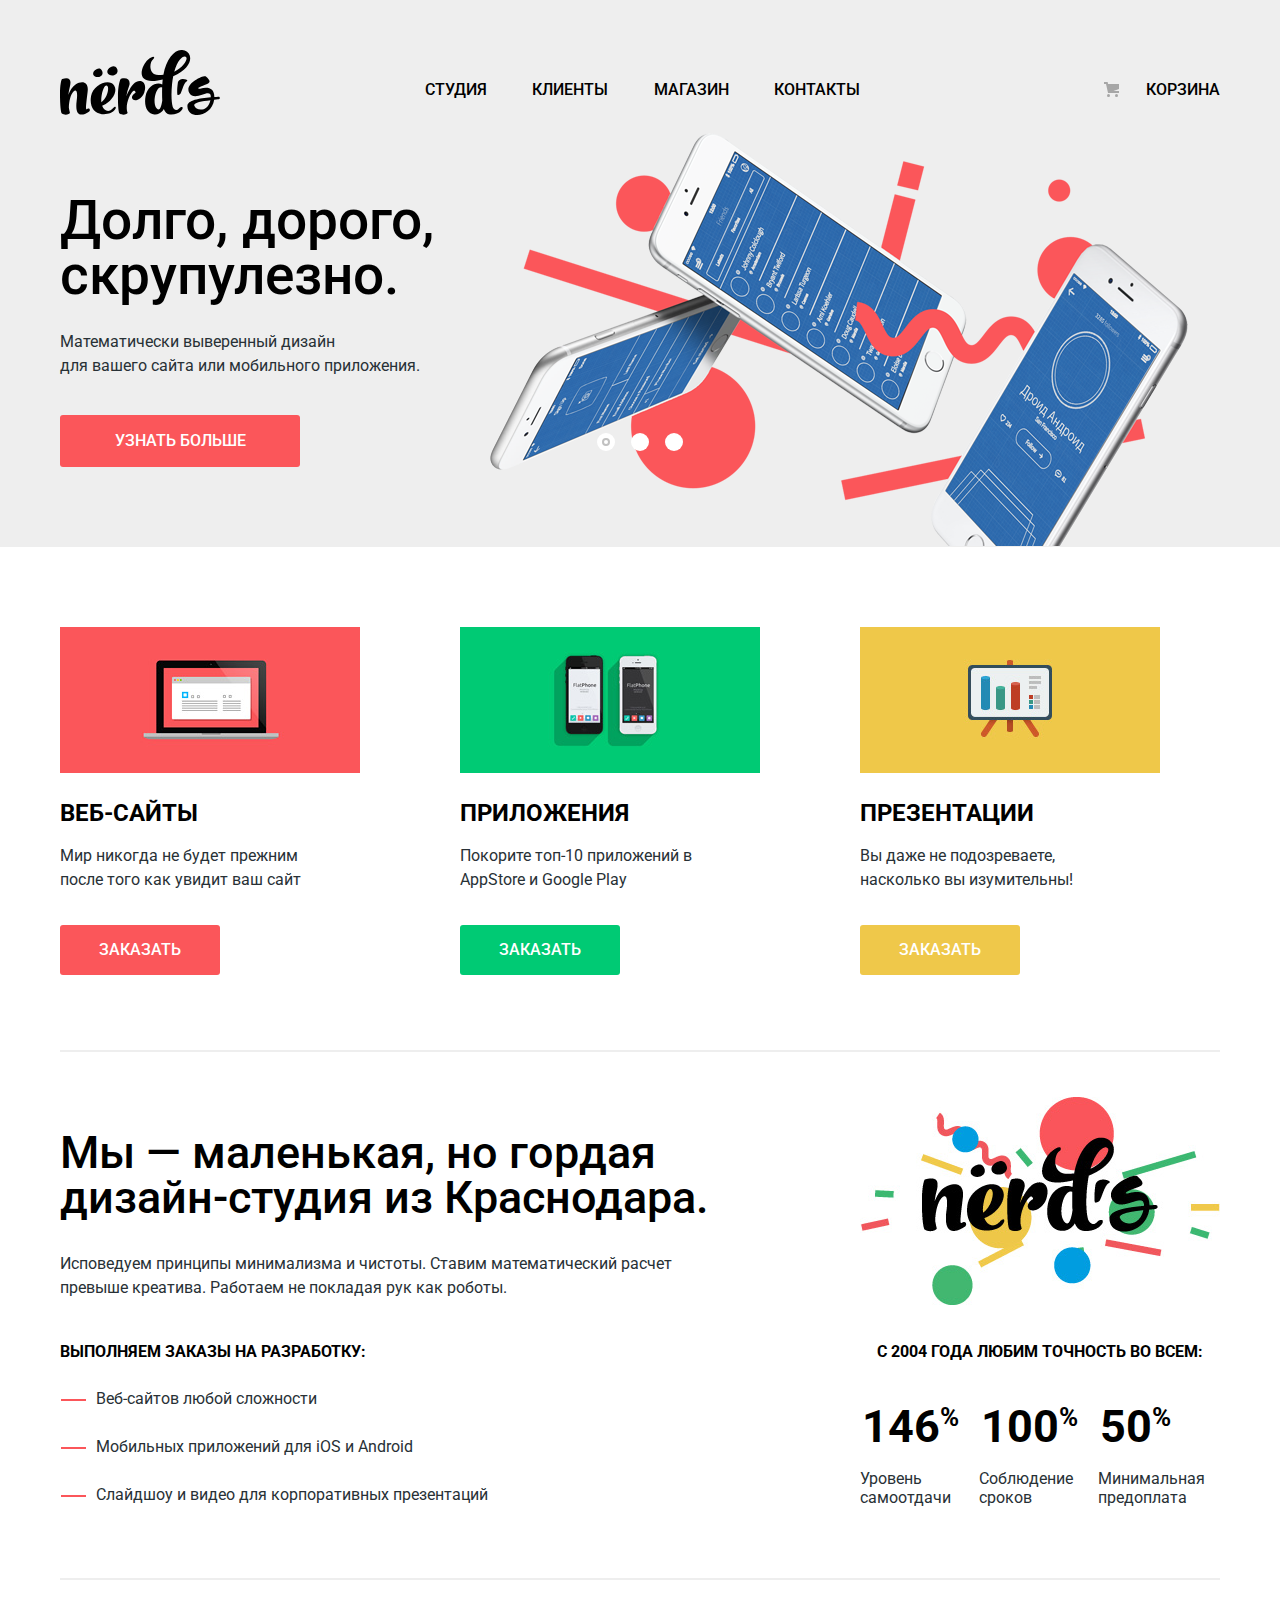
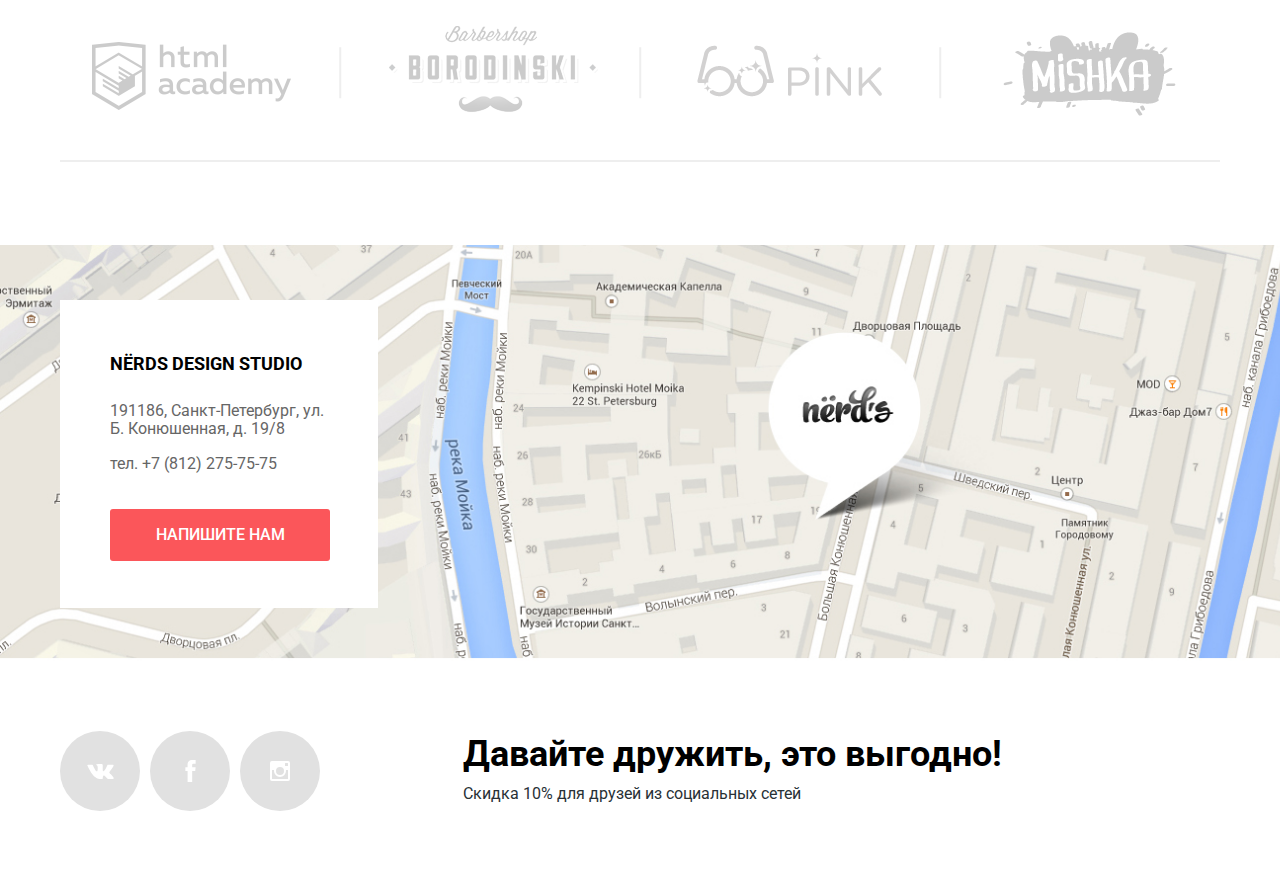
<file: index.html>
<!DOCTYPE html>
<html lang="ru">

<head>
  <meta charset="utf-8">
  <title>HTML Academy: Нёрдс</title>
  <link href="https://fonts.googleapis.com/css?family=Roboto:400,500,700&amp;subset=cyrillic" rel="stylesheet">
  <link href="css/normalize.css" rel="stylesheet">
  <link href="css/style-min.css" rel="stylesheet">
</head>

<body>
  <header class="main-header">
    <div class="container">
      <nav class="main-header-navigator">
        <a class="main-header-logo" aria-label="Вернуться на главную страницу" href="#">
          <img src="img/nerds-logo.svg" width="160" height="65"
          alt="Логотип дизайн-студии «Нёрдс»">
        </a>
        <ul class="site-navigation">
          <li><a href="#about-us">Студия</a></li>
          <li><a href="#clients">Клиенты</a></li>
          <li><a href="catalog.html">Магазин</a></li>
          <li><a href="#mymap">Контакты</a></li>
        </ul>
        <ul class="user-navigation">
          <li>
            <a class="basket" href="basket.html">Корзина</a>
          </li>
        </ul>
      </nav>
    </div>
  </header>
  <main>

    <h1 class="visually-hidden">Дизайн-студия "Нёрдс"</h1>

    <section class="slider">
      <div class="container">
        <h2 class="visually-hidden">Преимущества</h2>
        <input class="visually-hidden" type="radio" id="product-1" name="toggle" checked>
        <input class="visually-hidden" type="radio" id="product-2" name="toggle">
        <input class="visually-hidden" type="radio" id="product-3" name="toggle">
        <div class="slider-controls">
          <label class="slider-controls-item slider-controls-item--1" for="product-1">Первый</label>
          <label class="slider-controls-item slider-controls-item--2" for="product-2">Второй</label>
          <label class="slider-controls-item slider-controls-item--3" for="product-3">Третий</label>
        </div>
        <ul class="slider-list">
          <li class="slider-item">
            <h3>Долго, дорого,<br> скрупулезно.</h3>
            <p>Математически выверенный дизайн<br> для вашего сайта или мобильного приложения.</p>
              <a class="slider-item-button button" href="#">Узнать больше</a>
          </li>
          <li class="slider-item">
            <h3>Любим математику как никто другой</h3>
            <p>Никакого креатива, только математические формулы для расчета идеальных пропорций.</p>
            <a class="slider-item-button button" href="#">Узнать больше</a>
          </li>
          <li class="slider-item">
            <h3>Только ночь,<br> только хардкор</h3>
            <p>Работать днем, как все? Мы против этого.<br> Ближе к полуночи работа только начинается.</p>
              <a class="slider-item-button button" href="#">Узнать больше</a>
          </li>
        </ul>
      </div>
    </section>

    <section class="services">
      <h2 class="visually-hidden">Услуги</h2>
      <div class="container">
        <ul>
          <li class="services-web-sites">
            <img src="img/illustration-1.jpg" width="300" height="146" alt="Изображение ноутбука">
            <h3>Веб-сайты</h3>
            <p>Мир никогда не будет прежним после того как увидит ваш сайт</p>
            <a class="button services-button web-sites-button" href="catalog.html">Заказать</a>
          </li>
          <li class="services-mobile-app">
            <img src="img/illustration-2.jpg" width="300" height="146" alt="Изображение телефонов">
            <h3>Приложения</h3>
            <p>Покорите топ-10 приложений в AppStore и Google Play</p>
            <a class="button services-button mobile-app-button" href="catalog.html">Заказать</a>
          </li>
          <li class="services-presentations">
            <img src="img/illustration-3.jpg" width="300" height="146" alt="Изображение информационной доски">
            <h3>Презентации</h3>
            <p>Вы даже не подозреваете, насколько вы изумительны!</p>
            <a class="button services-button presentations-button" href="catalog.html">Заказать</a>
          </li>
        </ul>
      </div>
    </section>

    <section class="about-us" id="about-us">
      <div class="container">
        <div class="about-us-block">
          <h2 class="visually-hidden">О студии</h2>
          <div class="about-us-left-block">
            <p><b>Мы — маленькая, но гордая дизайн-студия из Краснодара.</b></p>
            <p>Исповедуем принципы минимализма и чистоты.
              Ставим математический расчет превыше креатива.
              Работаем не покладая рук как роботы.</p>
            <p>Выполняем заказы на разработку:</p>
            <ul>
              <li>Веб-сайтов любой сложности</li>
              <li>Мобильных приложений для iOS и Android</li>
              <li>Слайдшоу и видео для корпоративных презентаций</li>
            </ul>
          </div>
          <div class="about-us-right-block">
            <img src="img/nerds-illustration.jpg" width="360" height="208" alt="Цветной логотип дизайн-студии «Нёрдс»">
            <p>С 2004 года любим точность во всем:</p>
            <ul class="advantages">
              <li>
                <span>146<sup>%</sup></span>
                <span>Уровень самоотдачи</span>
              </li>
              <li>
                <span>100<sup>%</sup></span>
                <span>Соблюдение сроков</span>
              </li>
              <li>
                <span>50<sup>%</sup></span>
                <span>Минимальная предоплата</span>
              </li>
            </ul>
          </div>
        </div>
        <div class="clients" id="clients">
          <h2 class="visually-hidden">Клиенты</h2>
          <ul>
            <li class="client-item">
              <a href="https://htmlacademy.ru/intensive/htmlcss">
                <img src="img/logo-1.png" width="260" height="180"
                alt="Логотип - HTML Academy">
              </a>
            </li>
            <li class="client-item">
              <a href="barbershop.ru">
                <img src="img/logo-2.png" width="260" height="180"
                alt="Логотип - Барбершоп Бородинский">
              </a>
            </li>
            <li class="client-item">
              <a href="pink.ru">
                <img src="img/logo-3.png" width="260" height="180"
                alt="Логотип - компании Pink">
              </a>
            </li>
            <li class="client-item">
              <a href="mishka.ru">
                  <img src="img/logo-4.png" width="260" height="180"
                  alt="Логотип - компании MISHKA">
              </a>
            </li>
          </ul>
        </div>
      </div>
    </section>
  </main>

  <footer>
    <h2 class="visually-hidden">Контактная информация</h2>
    <div class="map" id="mymap">
      <div class="container">
        <div class="footer-contact-container">
          <div class="footer-contact">
            <strong>NЁRDS DESIGN STUDIO</strong>
            <div class="adress">
              191186, Санкт-Петербург, ул. Б. Конюшенная, д. 19/8
              <div class="telephone">
              тел. +7 (812) 275-75-75
              </div>
            </div>
          </div>
          <a class="button footer-contact-button login-link" href="index.html" id="modal-open">Напишите нам</a>
        </div>
      </div>
    </div>

    <div class="footer-menu-wrap container">
      <div class="sentence">
        <b>Давайте дружить, это выгодно!</b>
        <span>Скидка 10% для друзей из социальных сетей</span>
      </div>
      <div class="footer-social">
        <ul>
          <li><a class="social-button" aria-label="Наша группа ВКонтакте"
              href="https://vk.com"><span class="visually-hidden">Вконтакте</span>
              <svg xmlns="http://www.w3.org/2000/svg" width="27" height="15" viewBox="0 0 26.14 14.91">
                <path d="M26 13.47l-.09-.17a13.55 13.55 0 0 0-2.6-3q-.87-.83-1.1-1.12A1 1 0 0 1 22 8a10.27 10.27 0 0 1 1.22-1.78l.88-1.16q2.35-3.13 2-4L26 .94a.8.8 0 0 0-.4-.22 2.14 2.14 0 0 0-.87 0h-3.92a.51.51 0 0 0-.27 0h-.3a.6.6 0 0 0-.15.14.93.93 0 0 0-.14.24 22.22 22.22 0 0 1-1.46 3.06q-.5.84-.93 1.46a7 7 0 0 1-.71.91 4.94 4.94 0 0 1-.52.47q-.23.18-.35.15l-.23-.05a.9.9 0 0 1-.31-.33 1.49 1.49 0 0 1-.16-.53v-.55-.65-.57-1.12-1-.75a3.14 3.14 0 0 0 0-.62 2.12 2.12 0 0 0-.14-.44.73.73 0 0 0-.28-.33 1.57 1.57 0 0 0-.46-.18A9 9 0 0 0 12.57 0a8.93 8.93 0 0 0-3.25.33 1.83 1.83 0 0 0-.52.41q-.25.3-.07.33a1.67 1.67 0 0 1 1.16.59l.08.16a2.6 2.6 0 0 1 .19.63 6.32 6.32 0 0 1 .12 1 10.59 10.59 0 0 1 0 1.7q-.07.71-.13 1.1a2.21 2.21 0 0 1-.18.64 2.69 2.69 0 0 1-.16.3l-.07.07a1 1 0 0 1-.37.07.86.86 0 0 1-.46-.19 3.27 3.27 0 0 1-.56-.52 7 7 0 0 1-.66-.93q-.37-.6-.76-1.42l-.22-.39q-.2-.38-.56-1.11t-.62-1.43A.9.9 0 0 0 5.2.9h-.07a.93.93 0 0 0-.22-.16A1.44 1.44 0 0 0 4.6.65L.87.68A1 1 0 0 0 .1.94L0 1a.44.44 0 0 0 0 .22 1.08 1.08 0 0 0 .08.37Q.9 3.53 1.86 5.31t1.66 2.87Q4.23 9.27 5 10.24t1 1.24l.37.41.34.33a8.06 8.06 0 0 0 1 .78 16.34 16.34 0 0 0 1.4.9 7.6 7.6 0 0 0 1.79.72 6.19 6.19 0 0 0 2 .22h1.57a1.08 1.08 0 0 0 .72-.3l.05-.07a.9.9 0 0 0 .1-.25 1.38 1.38 0 0 0 0-.37 4.48 4.48 0 0 1 .09-1.05 2.77 2.77 0 0 1 .23-.71 1.74 1.74 0 0 1 .29-.4 1.19 1.19 0 0 1 .23-.2h.11a.86.86 0 0 1 .77.21 4.52 4.52 0 0 1 .83.79q.39.47.93 1.05a6.41 6.41 0 0 0 1 .87l.27.16a3.31 3.31 0 0 0 .71.3 1.53 1.53 0 0 0 .76.07l3.48-.05a1.58 1.58 0 0 0 .8-.17.68.68 0 0 0 .34-.37 1.06 1.06 0 0 0 0-.46 1.71 1.71 0 0 0-.1-.36z" fill="#fff">
                </path>
              </svg></a></li>
          <li><a class="social-button" aria-label="Наша группа Фейсбук"
               href="https://www.facebook.com"><span class="visually-hidden">Фейсбук</span>
               <svg xmlns="http://www.w3.org/2000/svg" width="19" height="22" viewBox="0 0 10.15 21.74">
                 <path d="M3.34 1.12A4.77 4.77 0 0 1 6.53 0h3.61v3.81H7.81a1.07 1.07 0 0 0-1.09.83v2.55h3.42c-.08 1.23-.24 2.45-.41 3.67h-3v10.87H2.21V10.86H0V7.21h2.19V3.66a3.83 3.83 0 0 1 1.15-2.54z" fill="#fff">
                 </path>
               </svg></a></li>
          <li><a class="social-button" aria-label="Наша группа Инстаграм"
               href="https://www.instagram.com"><span class="visually-hidden">Инстаграм</span>
               <svg xmlns="http://www.w3.org/2000/svg" width="20" height="20" viewBox="0 0 20 20">
                 <path d="M18 0H2a2 2 0 0 0-2 2v16a2 2 0 0 0 2 2h16a2 2 0 0 0 2-2V2a2 2 0 0 0-2-2zm-8 6a4 4 0 1 1-4 4 4 4 0 0 1 4-4zM2.5 18a.47.47 0 0 1-.5-.5V9h2.1a3.4 3.4 0 0 0-.1 1 6 6 0 1 0 12 0 3.4 3.4 0 0 0-.1-1H18v8.5a.47.47 0 0 1-.5.5zM18 4.5a.47.47 0 0 1-.5.5h-2a.47.47 0 0 1-.5-.5v-2a.47.47 0 0 1 .5-.5h2a.47.47 0 0 1 .5.5z" fill="#fff">
                </path>
               </svg></a></li>
        </ul>
      </div>
    </div>
  </footer>
  <section class="modal modal-login">
    <h2>Напишите нам</h2>
    <form class="feedback-form" action="https://echo.htmlacademy.ru" method="post">
      <div class="user-form">
        <p>
          <label for="username">Ваше имя:</label>
          <input class="feedback-form-name" id="username" type="text" name="full-name" placeholder="Имя Фамилия" required>
            </p>
          <p>
            <label for="email">Ваш e-mail:</label>
            <input class="feedback-form-email" id="email" type="email" name="email" placeholder="email@example.com">
            </p>
      </div>
      <p class="message-form">
        <label for="message">Текст письма:</label>
        <textarea class="feedback-form-message" id="message" name="message" placeholder="В свободной форме"></textarea>
      </p>
      <button class="button" type="submit">Отправить</button>
    </form>
    <button class="modal-close" type="button">Закрыть</button>
  </section>

  <script src="js/script-min.js"></script>
</body>

</html>
</file>
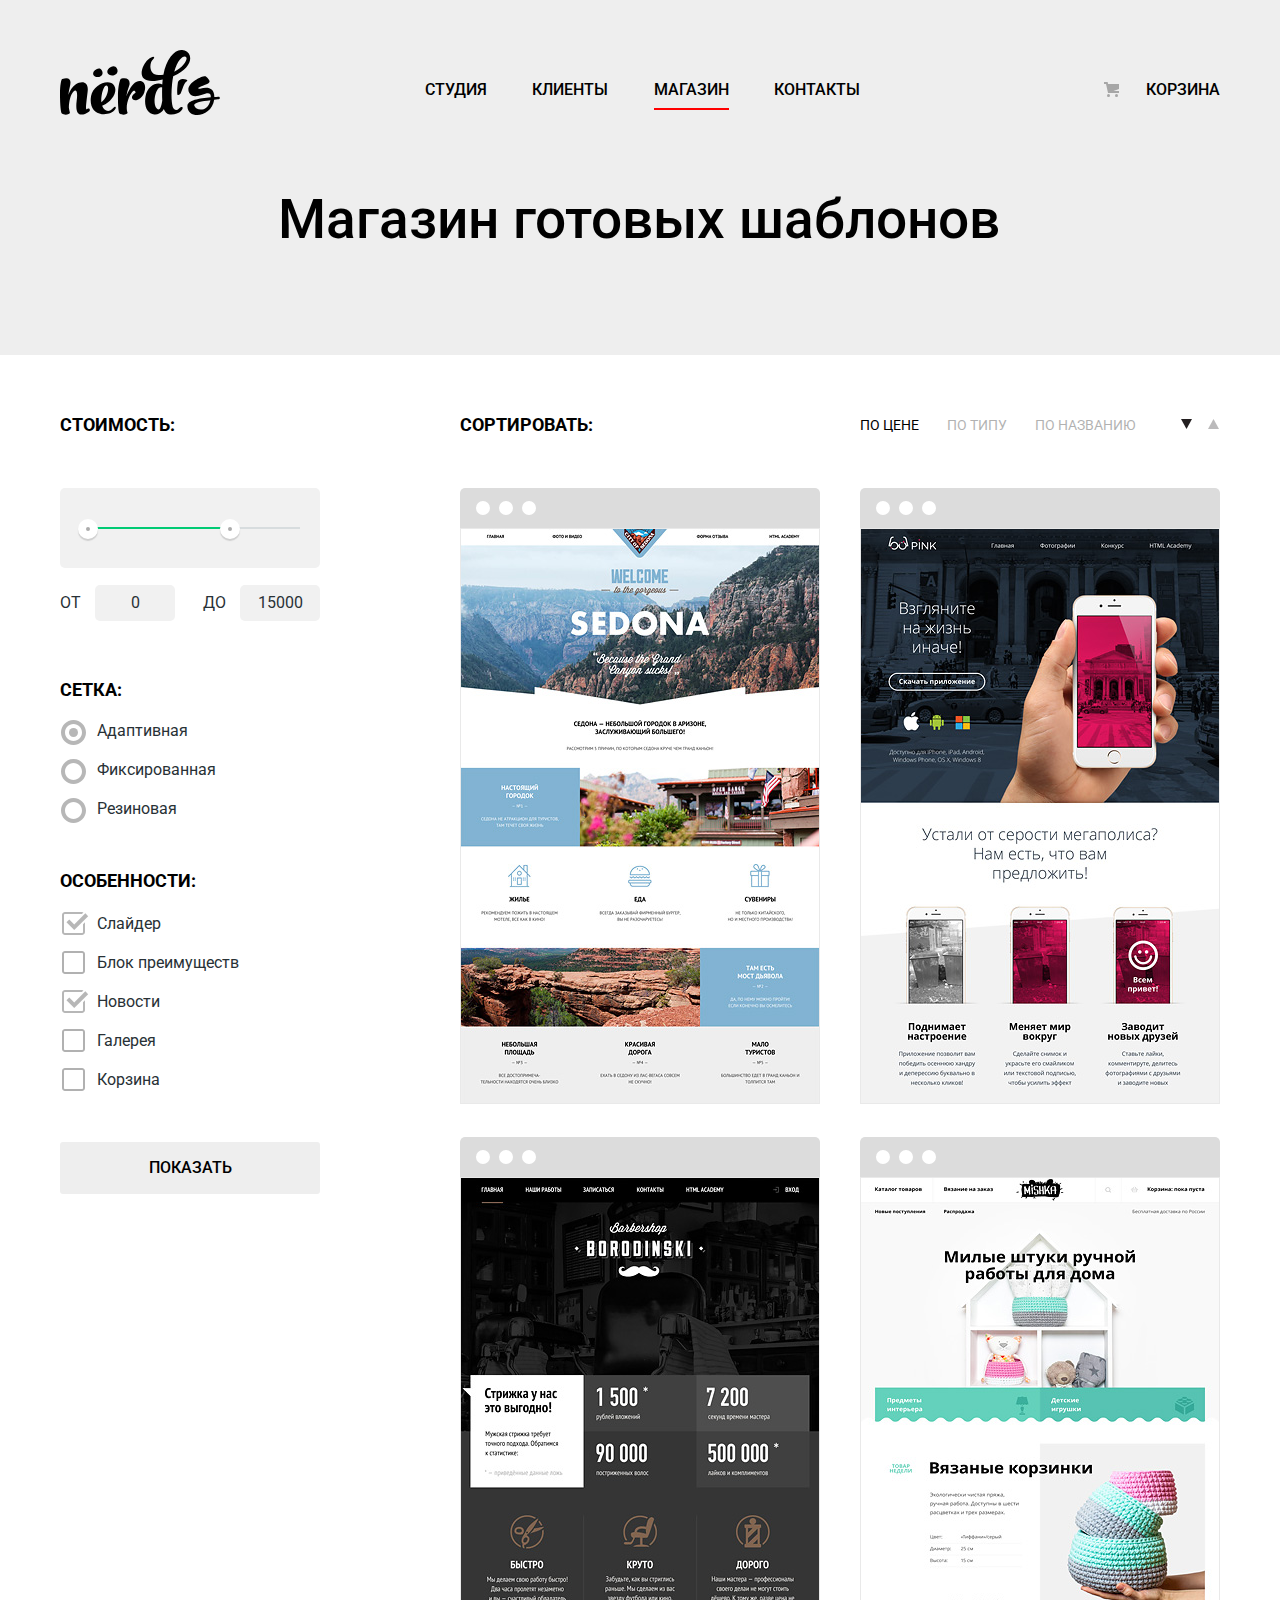
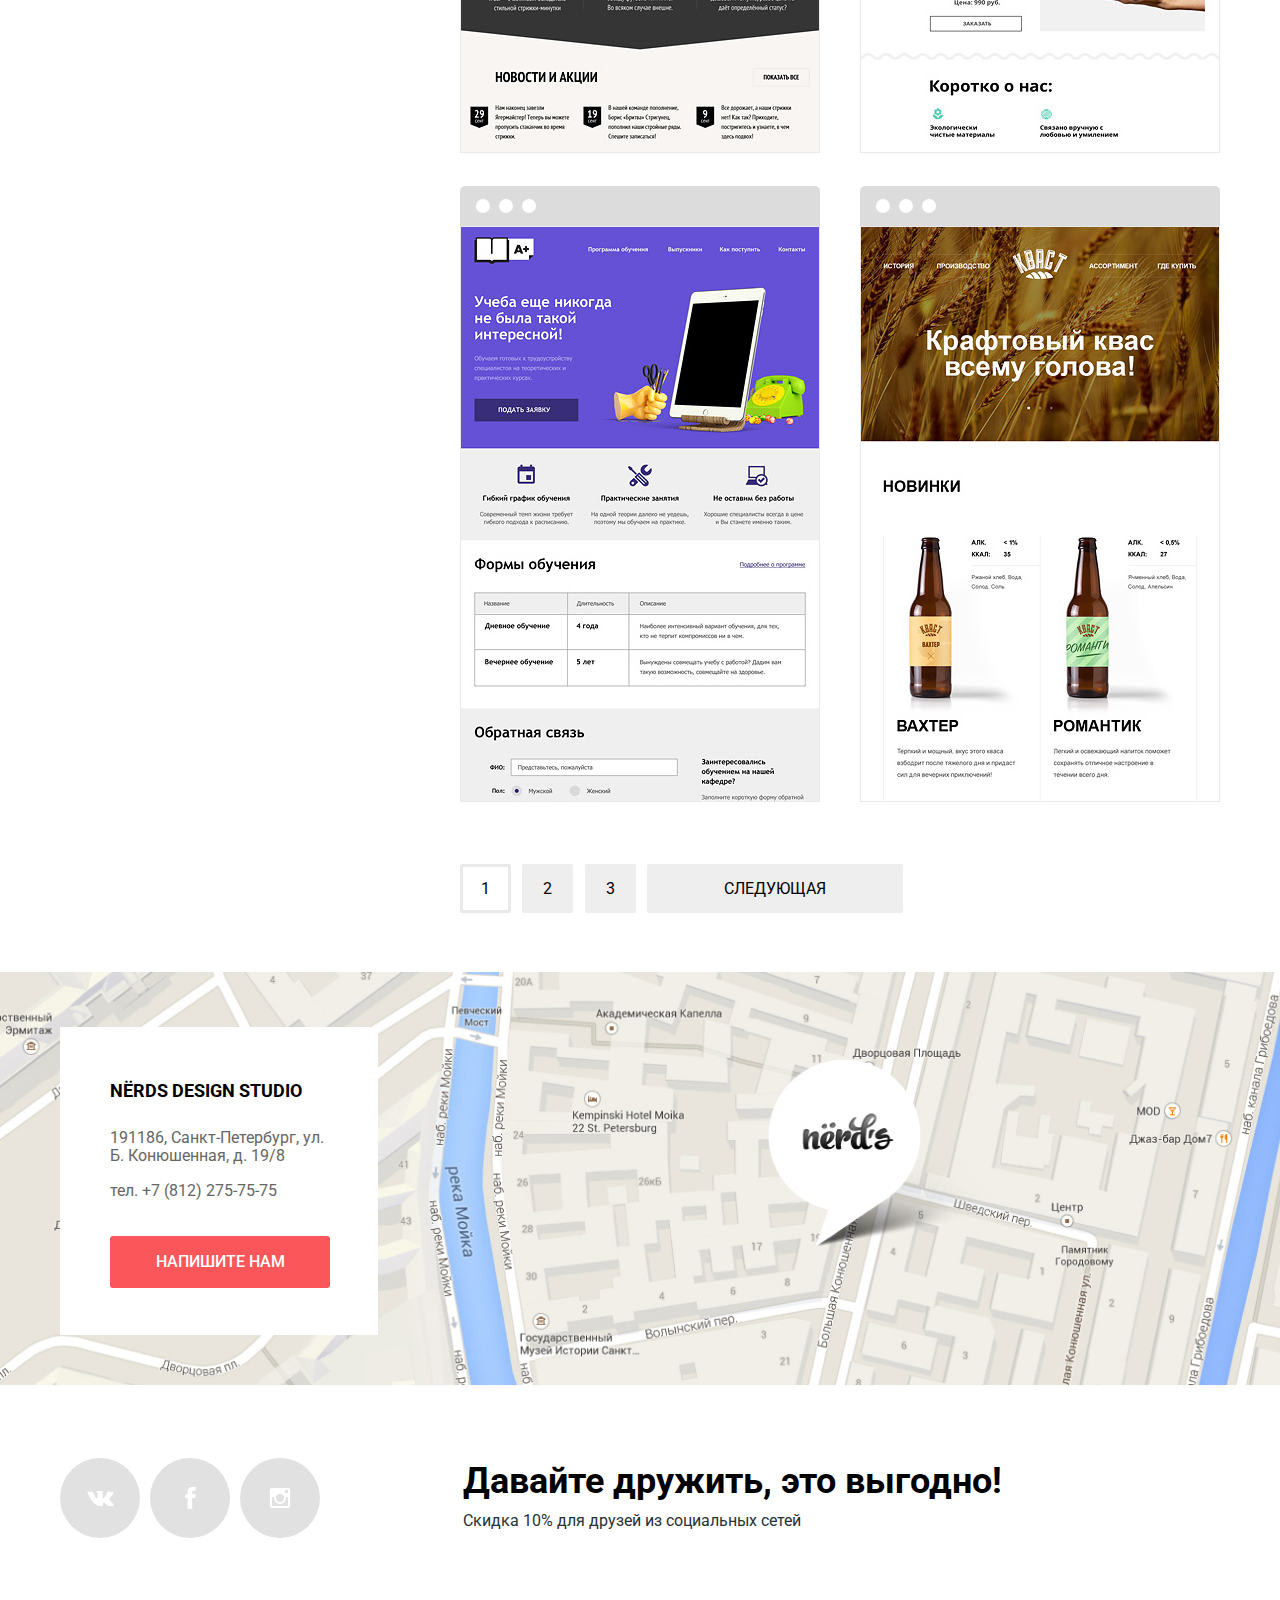
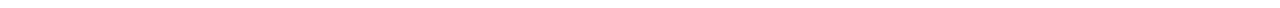
<file: catalog.html>
<!DOCTYPE html>
<html lang="ru">

<head>
  <meta charset="utf-8">
  <title>HTML Academy: Нёрдс</title>
  <link href="https://fonts.googleapis.com/css?family=Roboto:400,500,700&amp;subset=cyrillic" rel="stylesheet">
  <link href="css/normalize.css" rel="stylesheet">
  <link href="css/style-min.css" rel="stylesheet">
</head>

<body class="catalog-body">
  <header class="main-header">
    <div class="container">
      <nav class="main-header-navigator">
        <a class="main-header-logo" aria-label="Вернуться на главную страницу" href="index.html">
          <img src="img/nerds-logo.svg" width="160" height="65"
          alt="Логотип дизайн-студии «Нёрдс»">
        </a>
        <ul class="site-navigation">
          <li><a href="index.html">Студия</a></li>
          <li><a href="index.html">Клиенты</a></li>
          <li class="site-navigation-current"><a class="active" href="catalog.html">Магазин</a></li>
          <li><a href="#map">Контакты</a></li>
        </ul>
        <ul class="user-navigation">
          <li>
            <a class="basket" href="basket.html">Корзина</a>
          </li>
        </ul>
      </nav>
    </div>
  </header>

  <main>
    <div class="container-page-title">
      <div class="container">
        <h1 class="page-title">Магазин готовых шаблонов</h1>
      </div>
    </div>

    <div class="container">
      <div class="catalog-block">
        <section class="filters">
          <h2 class="visually-hidden">Фильтр выбора типов шаблона</h2>
          <form class="filter-template" action="https://echo.htmlacademy.ru" method="get">
            <fieldset class="filter-item">
              <legend class="price-legend">Стоимость:</legend>
              <div class="range-filter">
                <div class="range-controls">
                  <div class="scale">
                    <div class="bar" style="margin-left: 0%; width: 70%"></div>
                  </div>
                  <div class="toggle toggle-min"></div>
                  <div class="toggle toggle-max"></div>
                </div>
                <div class="price-controls">
                  <label class="min-price">от <input name="min-price" type="text" value="0"></label>
                  <label class="max-price">до <input name="max-price" type="text" value="15000"></label>
                </div>
              </div>
            </fieldset>
            <fieldset class="filter-item">
              <legend class="option-radio-legend">Сетка:</legend>
              <ul>
                <li class="filter-option">
                  <input class="filter-input filter-input-radio"
                     id="adaptive" type="radio" name="grid" value="adaptive" checked>
                  <label class="label-radio" for="adaptive">Адаптивная</label>
                </li>
                <li class="filter-option">
                  <input class="filter-input filter-input-radio"
                     id="fixed" type="radio" name="grid" value="fixed">
                  <label class="label-radio" for="fixed">Фиксированная</label>
                </li>
                <li class="filter-option">
                  <input class="filter-input filter-input-radio"
                     id="rubber" type="radio" name="grid" value="rubber">
                  <label class="label-radio" for="rubber">Резиновая</label>
                </li>
              </ul>
            </fieldset>
            <fieldset class="filter-item">
              <legend class="option-checkbox-legend">Особенности:</legend>
              <ul>
                <li class="filter-option">
                  <input class="filter-input filter-input-checkbox"
                     id="slider" type="checkbox" name="slider" checked>
                  <label for="slider">Слайдер</label>
                </li>
                <li class="filter-option">
                  <input class="filter-input filter-input-checkbox"
                     id="advantages" type="checkbox" name="advantages">
                  <label for="advantages">Блок преимуществ</label>
                </li>
                <li class="filter-option">
                  <input class="filter-input filter-input-checkbox"
                     id="news" type="checkbox" name="news" checked>
                  <label for="news">Новости</label>
                </li>
                <li class="filter-option">
                  <input class="filter-input filter-input-checkbox"
                     id="gallery" type="checkbox" name="gallery">
                  <label for="gallery">Галерея</label>
                </li>
                <li class="filter-option">
                  <input class="filter-input filter-input-checkbox"
                    id="basket" type="checkbox" name="basket">
                  <label for="basket">Корзина</label>
                </li>
              </ul>
            </fieldset>
            <button type="submit" class="button filter-button">Показать</button>
          </form>
        </section>


        <div class="catalog-right-block">
          <section class="catalog">
            <h2 class="visually-hidden">Каталог готовых шаблонов</h2>
            <h2 class="visually-hidden">Фильтр сортировки шаблонов по параметрам</h2>
            <form>
              <div class="filters-sorting">
                <span>Сортировать:</span>
                <ul>
                  <li class="filter-option">
                    <a class="filter-option-item" href="#">По цене</a>
                  </li>
                  <li class="filter-option">
                    <a class="filter-option-item" href="#">По типу</a>
                  </li>
                  <li class="filter-option">
                    <a class="filter-option-item" href="#">По названию</a>
                  </li>
                  <li class="option-button">
                    <button class="asc-button active"></button>
                    <button class="desc-button"></button>
                  </li>
                </ul>
              </div>
            </form>


            <ul class="catalog-list">
              <li class="catalog-item">
                <img src="img/img-sedona.jpg" width="360" height="576"
                    alt="Изображение карточки сайта Седона">
                <div class="catalog-item-price">
                  <h3>Sedona</h3>
                  <p>Информационный сайт для туристов</p>
                  <a class="button" href="sedona-card-product.html">9900 РУБ.</a>
                </div>
              </li>

              <li class="catalog-item">
                <img src="img/img-pink.jpg" width="360" height="576"
                     alt="Изображение карточки сайта Pink APP">
                <div class="catalog-item-price">
                  <h3>Pink APP</h3>
                  <p>Продуктовый лендинг приложения для OS и Android</p>
                  <a class="button" href="pink-card-product.html">9900 РУБ.</a>
                </div>
              </li>

              <li class="catalog-item">
                <img src="img/img-barbershop.jpg" width="360" height="576"
                     alt="Изображение карточки сайта Барбершоп">
                <div class="catalog-item-price">
                  <h3>Barbershop</h3>
                  <p>Сайт салона красоты. Для мужчин, да.</p>
                  <a class="button" href="barbershop-card-product.html">9900 РУБ.</a>
                </div>
              </li>

              <li class="catalog-item">
                <img src="img/img-mishka.jpg" width="360" height="576"
                    alt="Изображение карточки сайта Мишка">
                <div class="catalog-item-price">
                  <h3>Mishka</h3>
                  <p>Интернет-магазин вязаных игрушек</p>
                  <a class="button" href="mishka-card-product.html">9900 РУБ.</a>
                </div>
              </li>

              <li class="catalog-item">
                <img src="img/img-aplus.jpg" width="360" height="576"
                     alt="Изображение карточки сайта А-ПЛЮС">
                <div class="catalog-item-price">
                  <h3>A-PLUS</h3>
                  <p>Лэндинг курсов повышения квалификации</p>
                  <a class="button" href="A-Plus-card-product.html">9900 РУБ.</a>
                </div>
              </li>

              <li class="catalog-item">
                <img src="img/img-kvast.jpg" width="360" height="576"
                    alt="Изображение карточки сайта Кваст">
                <div class="catalog-item-price">
                  <h3>КВАСТ</h3>
                  <p>Промо-сайт производителя крафтового кваса</p>
                  <a class="button" href="kvast-card-product.html">9900 РУБ.</a>
                </div>
              </li>
            </ul>
          </section>

          <nav class="pagination">
            <ul class="pagination-list">
              <li class="pagination-item pagination-item-current">
                <a class="page-number">1</a>
              </li>
              <li class="pagination-item">
                <a class="page-number" aria-label="Перейти на вторую страницу" href="#">2</a>
              </li>
              <li class="pagination-item">
                <a class="page-number" aria-label="Перейти на третью страницу" href="#">3</a>
              </li>
              <li class="pagination-item">
                <a class="pagination-button" aria-label="Перейти на следующую" href="#">Следующая</a>
              </li>
            </ul>
          </nav>
        </div>
      </div>
    </div>
  </main>

  <footer>
    <h2 class="visually-hidden">Контактная информация</h2>
    <div class="map" id="mymap">
      <div class="container">
        <div class="footer-contact-container">
          <div class="footer-contact">
            <strong>NЁRDS DESIGN STUDIO</strong>
            <div class="adress">
              191186, Санкт-Петербург, ул. Б. Конюшенная, д. 19/8
              <div class="telephone">
              тел. +7 (812) 275-75-75
              </div>
            </div>
          </div>
          <a class="button footer-contact-button login-link" href="write-us.html" id="modal-open">Напишите нам</a>
        </div>
      </div>
    </div>

    <div class="footer-menu-wrap container">
      <div class="sentence">
        <b>Давайте дружить, это выгодно!</b>
        <span>Скидка 10% для друзей из социальных сетей</span>
      </div>
      <div class="footer-social">
        <ul>
          <li><a class="social-button" aria-label="Наша группа ВКонтакте"
                  href="https://vk.com"><span class="visually-hidden">Вконтакте</span>
                  <svg xmlns="http://www.w3.org/2000/svg" width="27" height="15" viewBox="0 0 26.14 14.91">
                    <path d="M26 13.47l-.09-.17a13.55 13.55 0 0 0-2.6-3q-.87-.83-1.1-1.12A1 1 0 0 1 22 8a10.27 10.27 0 0 1 1.22-1.78l.88-1.16q2.35-3.13 2-4L26 .94a.8.8 0 0 0-.4-.22 2.14 2.14 0 0 0-.87 0h-3.92a.51.51 0 0 0-.27 0h-.3a.6.6 0 0 0-.15.14.93.93 0 0 0-.14.24 22.22 22.22 0 0 1-1.46 3.06q-.5.84-.93 1.46a7 7 0 0 1-.71.91 4.94 4.94 0 0 1-.52.47q-.23.18-.35.15l-.23-.05a.9.9 0 0 1-.31-.33 1.49 1.49 0 0 1-.16-.53v-.55-.65-.57-1.12-1-.75a3.14 3.14 0 0 0 0-.62 2.12 2.12 0 0 0-.14-.44.73.73 0 0 0-.28-.33 1.57 1.57 0 0 0-.46-.18A9 9 0 0 0 12.57 0a8.93 8.93 0 0 0-3.25.33 1.83 1.83 0 0 0-.52.41q-.25.3-.07.33a1.67 1.67 0 0 1 1.16.59l.08.16a2.6 2.6 0 0 1 .19.63 6.32 6.32 0 0 1 .12 1 10.59 10.59 0 0 1 0 1.7q-.07.71-.13 1.1a2.21 2.21 0 0 1-.18.64 2.69 2.69 0 0 1-.16.3l-.07.07a1 1 0 0 1-.37.07.86.86 0 0 1-.46-.19 3.27 3.27 0 0 1-.56-.52 7 7 0 0 1-.66-.93q-.37-.6-.76-1.42l-.22-.39q-.2-.38-.56-1.11t-.62-1.43A.9.9 0 0 0 5.2.9h-.07a.93.93 0 0 0-.22-.16A1.44 1.44 0 0 0 4.6.65L.87.68A1 1 0 0 0 .1.94L0 1a.44.44 0 0 0 0 .22 1.08 1.08 0 0 0 .08.37Q.9 3.53 1.86 5.31t1.66 2.87Q4.23 9.27 5 10.24t1 1.24l.37.41.34.33a8.06 8.06 0 0 0 1 .78 16.34 16.34 0 0 0 1.4.9 7.6 7.6 0 0 0 1.79.72 6.19 6.19 0 0 0 2 .22h1.57a1.08 1.08 0 0 0 .72-.3l.05-.07a.9.9 0 0 0 .1-.25 1.38 1.38 0 0 0 0-.37 4.48 4.48 0 0 1 .09-1.05 2.77 2.77 0 0 1 .23-.71 1.74 1.74 0 0 1 .29-.4 1.19 1.19 0 0 1 .23-.2h.11a.86.86 0 0 1 .77.21 4.52 4.52 0 0 1 .83.79q.39.47.93 1.05a6.41 6.41 0 0 0 1 .87l.27.16a3.31 3.31 0 0 0 .71.3 1.53 1.53 0 0 0 .76.07l3.48-.05a1.58 1.58 0 0 0 .8-.17.68.68 0 0 0 .34-.37 1.06 1.06 0 0 0 0-.46 1.71 1.71 0 0 0-.1-.36z" fill="#fff">
                    </path>
                   </svg></a></li>
          <li><a class="social-button" aria-label="Наша группа Фейсбук"
                   href="https://www.facebook.com"><span class="visually-hidden">Фейсбук</span>
                   <svg xmlns="http://www.w3.org/2000/svg" width="19" height="22" viewBox="0 0 10.15 21.74">
                     <path d="M3.34 1.12A4.77 4.77 0 0 1 6.53 0h3.61v3.81H7.81a1.07 1.07 0 0 0-1.09.83v2.55h3.42c-.08 1.23-.24 2.45-.41 3.67h-3v10.87H2.21V10.86H0V7.21h2.19V3.66a3.83 3.83 0 0 1 1.15-2.54z" fill="#fff">
                     </path>
                    </svg></a></li>
          <li><a class="social-button" aria-label="Наша группа Инстаграм"
                  href="https://www.instagram.com"><span class="visually-hidden">Инстаграм</span>
                  <svg xmlns="http://www.w3.org/2000/svg" width="20" height="20" viewBox="0 0 20 20">
                    <path d="M18 0H2a2 2 0 0 0-2 2v16a2 2 0 0 0 2 2h16a2 2 0 0 0 2-2V2a2 2 0 0 0-2-2zm-8 6a4 4 0 1 1-4 4 4 4 0 0 1 4-4zM2.5 18a.47.47 0 0 1-.5-.5V9h2.1a3.4 3.4 0 0 0-.1 1 6 6 0 1 0 12 0 3.4 3.4 0 0 0-.1-1H18v8.5a.47.47 0 0 1-.5.5zM18 4.5a.47.47 0 0 1-.5.5h-2a.47.47 0 0 1-.5-.5v-2a.47.47 0 0 1 .5-.5h2a.47.47 0 0 1 .5.5z" fill="#fff">
                    </path>
                  </svg></a></li>
        </ul>
      </div>
    </div>
  </footer>
  <section class="modal modal-login">
    <h2>Напишите нам</h2>
    <form class="feedback-form" action="https://echo.htmlacademy.ru" method="post">
      <div class="user-form">
        <p>
          <label for="username">Ваше имя:</label>
          <input class="feedback-form-name" id="username" type="text" name="full-name" placeholder="Имя Фамилия" required>
                </p>
          <p>
            <label for="email">Ваш e-mail:</label>
            <input class="feedback-form-email" id="email" type="email" name="email" placeholder="email@example.com">
              </p>
      </div>
      <p class="message-form">
        <label for="message">Текст письма:</label>
        <textarea class="feedback-form-message" id="message" name="message" placeholder="В свободной форме"></textarea>
      </p>
      <button class="button" type="submit">Отправить</button>
    </form>
    <button class="modal-close" type="button">Закрыть</button>
  </section>

  <script src="js/script-min.js"></script>
</body>

</html>
</file>
<file: css/style-min.css>
body{min-width:1200px;margin:0;padding:0;font-family:"Roboto","Arial",sans-serif;font-size:16px;line-height:24px;color:#283136;background-color:#fff}a{text-decoration:none}img{max-width:100%;height:auto}.visually-hidden:not(:focus):not(:active),input[type="checkbox"].visually-hidden,input[type="radio"].visually-hidden{position:absolute;width:1px;height:1px;margin:-1px;border:0;padding:0;white-space:nowrap;-webkit-clip-path:inset(100%);clip-path:inset(100%);clip:rect(0 0 0 0);overflow:hidden}.container{width:1200px;margin:0 auto;padding-left:20px;padding-right:20px;-webkit-box-sizing:border-box;box-sizing:border-box}.button{display:block;width:240px;padding:13px 0;padding-top:17px;padding-bottom:17px;font-size:16px;font-weight:500;line-height:18px;color:#fff;text-transform:uppercase;text-align:center;text-decoration:none;background-color:#fb565a;border-radius:3px;border:none}.main-header{width:100%;padding-top:50px;background-color:#eee}.main-header-navigator{width:1160px;display:-webkit-box;display:-ms-flexbox;display:flex;-webkit-box-orient:horizontal;-webkit-box-direction:normal;-ms-flex-direction:row;flex-direction:row;-webkit-box-align:start;-ms-flex-align:start;align-items:flex-start;-webkit-box-pack:justify;-ms-flex-pack:justify;justify-content:space-between;font-size:16px;line-height:30px;color:#000;text-transform:uppercase;background-color:#eee}.main-header-logo img{width:160px;height:65px}.main-header-logo:hover{opacity:0.8}.main-header-logo:active{opacity:0.3}.site-navigation{width:435px;padding:0;margin:0;margin-top:25px;margin-right:39px;display:-webkit-box;display:-ms-flexbox;display:flex;-webkit-box-pack:justify;-ms-flex-pack:justify;justify-content:space-between;list-style:none}.user-navigation{position:relative;width:auto;padding:0;margin:0;margin-top:25px;list-style:none}.site-navigation li, .user-navigation li{list-style:none}.site-navigation a, .user-navigation a{color:#000;font-weight:500}.site-navigation a:hover, .user-navigation a:hover{color:#fb565a}.site-navigation a:active, .user-navigation a:active{color:rgba(0, 0, 0, 0.3)}.site-navigation a:focus, .user-navigation a:focus{border-bottom:2px solid red;padding-bottom:9px}.active{border-bottom:2px solid red;padding-bottom:9px}.user-navigation .basket{position:relative;padding-left:42px}.basket::before{content:"";position:absolute;display:block;top:2px;left:0;width:16px;height:18px;background-image:url("../img/cart-icon.svg");background-repeat:no-repeat;background-position:0 0}.slider{position:relative;width:100%;margin-bottom:80px;background-color:#eee}.slider-controls{position:absolute;left:50%;bottom:104px;z-index:100;width:160px;height:18px;text-align:center;font-size:0;-webkit-transform:translateX(-50%);-ms-transform:translateX(-50%);transform:translateX(-50%)}.slider-controls label{position:relative;display:inline-block;width:18px;height:18px;padding:8px;border-radius:50%;cursor:pointer}.slider-controls label::after{content:"";position:absolute;top:8px;left:8px;z-index:1;width:18px;height:18px;background:#fff;border-radius:50%}.slider-list{margin:0;padding:0;list-style:none}.slider-item{display:none;padding:68px 0 80px 0}.slider-item:nth-child(1){background-image:url("../img/nerds-index-slide1.png");background-repeat:no-repeat;background-position:99% -10px}.slider-item:nth-child(2){background-image:url("../img/nerds-index-slide2.png");background-repeat:no-repeat;background-position:100% 0}.slider-item:nth-child(3){background-image:url("../img/nerds-index-slide3.png");background-repeat:no-repeat;background-position:100% 20px}#product-1:checked~.slider-list .slider-item:nth-child(1){display:block}#product-2:checked~.slider-list .slider-item:nth-child(2){display:block}#product-3:checked~.slider-list .slider-item:nth-child(3){display:block}#product-1:checked~.slider-controls .slider-controls-item--1::before, #product-2:checked~.slider-controls .slider-controls-item--2::before, #product-3:checked~.slider-controls .slider-controls-item--3::before{content:"";position:absolute;left:50%;top:50%;z-index:2;width:4px;height:4px;margin:-4px;background-color:inherit;border:2px solid #c1c1c1;border-radius:50%}.slider-item h3{max-width:600px;margin:0;margin-bottom:27px;font-size:55px;line-height:55px;font-weight:500;color:#000}.slider-item p{max-width:430px;margin:0;margin-bottom:37px;font-weight:400}.button:hover,.button:focus{background-color:#e74246}.button:active{background-color:#d7373b;color:rgba(255, 255, 255, 0.3);-webkit-box-shadow:0 3px rgba(0, 0, 0, 0.1) inset;box-shadow:0 3px rgba(0, 0, 0, 0.1) inset}.services{margin:0;padding:0;margin-bottom:75px}.services ul{margin:0;padding:0;display:-webkit-box;display:-ms-flexbox;display:flex;-webkit-box-orient:horizontal;-webkit-box-direction:normal;-ms-flex-direction:row;flex-direction:row;-webkit-box-pack:justify;-ms-flex-pack:justify;justify-content:space-between}.services li{width:300px;margin-right:60px;list-style:none;font-size:24px;line-height:30px;color:#000}.services p{margin-bottom:33px;width:250px;font-size:16px;font-weight:400;line-height:24px;color:#283136}.services h3{margin:0;margin-top:18px;padding:0;text-transform:uppercase;font-size:24px;font-weight:700;text-align:30px}.web-sites-button{width:160px;padding-top:16px;padding-bottom:16px;background-color:#fb565a}.web-sites-button:hover{background-color:#e74246}.web-sites-button:active{background-color:#d7373b;color:rgba(255,255,255,0.3)}.mobile-app-button{width:160px;padding-top:16px;padding-bottom:16px;background-color:#00ca74}.mobile-app-button:hover{background-color:#00bc6c}.mobile-app-button:active{background-color:#00aa62;color:rgba(255,255,255,0.3)}.presentations-button{width:160px;padding-top:16px;padding-bottom:16px;background-color:#efc84a}.presentations-button:hover{background-color:#eab534}.presentations-button:active{background-color:#e5a722;color:rgba(255,255,255,0.3)}.centering-services-container{width:1100px;margin:0 auto;padding:0}.about-us-block{display:-webkit-box;display:-ms-flexbox;display:flex;-webkit-box-orient:horizontal;-webkit-box-direction:normal;-ms-flex-direction:row;flex-direction:row;-webkit-box-pack:justify;-ms-flex-pack:justify;justify-content:space-between;margin:0;padding:0;padding-top:40px;margin-bottom:70px;border-top:2px solid #eee}.about-us-left-block{width:680px;display:-webkit-box;display:-ms-flexbox;display:flex;-webkit-box-orient:vertical;-webkit-box-direction:normal;-ms-flex-direction:column;flex-direction:column;margin-top:22px}.about-us-left-block b{font-size:45px;font-weight:500;line-height:45px;color:#000}.about-us-left-block b{font-size:45px;line-height:45px;color:#000}.about-us-left-block p{font-size:16px;font-weight:400;line-height:24px;color:#283136}.about-us-left-block ul{padding:0;margin:0}.about-us-left-block li{position:relative;padding:0;padding-bottom:17px;margin-top:7px;padding-left:36px;list-style:none;font-weight:400}.about-us-left-block li::before{content:"";position:absolute;top:12px;left:1px;width:50px;height:10px;background-image:url("../img/layer.png");background-repeat:no-repeat}.about-us-left-block p:nth-child(3){margin-top:24px;font-size:16px;line-height:24px;color:#000;font-weight:700;text-transform:uppercase}.about-us-right-block{width:360px;display:-webkit-box;display:-ms-flexbox;display:flex;-webkit-box-orient:vertical;-webkit-box-direction:normal;-ms-flex-direction:column;flex-direction:column}.about-us-right-block img{margin-top:5px}.about-us-right-block p{margin-bottom:60px;margin-top:35px;margin-left:17px;font-size:16px;line-height:24px;color:#000;font-weight:700;text-transform:uppercase}.about-us-right-block sup{top:-16px;font-size:26px}.about-us-right-block li{margin-right:20px;list-style:none}.about-us-right-block span:nth-child(2){display:block;font-size:16px;line-height:19px;font-weight:400;color:#283136}.about-us-right-block span:nth-child(1){display:block;margin-top:-2px;margin-left:2px;margin-bottom:36px;font-size:45px;line-height:10.06px;color:#000;font-weight:700}.advantages{width:360px;margin:0;padding:0;display:-webkit-box;display:-ms-flexbox;display:flex;-webkit-box-orient:horizontal;-webkit-box-direction:normal;-ms-flex-direction:row;flex-direction:row;-webkit-box-pack:justify;-ms-flex-pack:justify;justify-content:space-between}.clients ul{width:100%;height:180px;margin:0;margin-top:-16px;margin-bottom:83px;padding:0;padding-left:0;display:-webkit-box;display:-ms-flexbox;display:flex;-webkit-box-orient:horizontal;-webkit-box-direction:normal;-ms-flex-direction:row;flex-direction:row;-webkit-box-pack:justify;-ms-flex-pack:justify;justify-content:space-between;border-bottom:2px solid #eee;border-top:2px solid #eee}.clients .client-item{position:relative;list-style:none}.client-item img{opacity:0.2}.client-item:after{content:"";position:absolute;top:92px;left:255px;width:51px;height:1.5px;-webkit-transform:rotate(90deg);-ms-transform:rotate(90deg);transform:rotate(90deg);background-color:#eee}.client-item:last-child:after{display:none}.client-item:hover img{opacity:1}.client-item:active img{opacity:0.1}.map{height:416px;width:100%;background-image:url("../img/map.jpg");background-repeat:no-repeat;background-size:cover}.footer-contact-container{position:absolute;-webkit-transform:translate(0,52px);-ms-transform:translate(0,52px);transform:translate(0,55px);min-width:268px;min-height:259px;padding-left:50px;padding-top:49px;background-color:#fff}.footer-contact{padding:0;margin:0;margin-bottom:39px}.footer-contact strong{margin-bottom:20px;font-size:18px;font-weight:700;line-height:30px;color:#000}.adress{max-width:220px;padding-top:23px;padding-bottom:0;line-height:18px;font-weight:400;color:#666}.telephone{padding-top:20px;line-height:12px;font-weight:400}.footer-contact-button{width:220px;padding-top:17px;padding-bottom:17px}.footer-menu-wrap{padding-top:70px;padding-bottom:70px;display:-webkit-box;display:-ms-flexbox;display:flex;-webkit-box-orient:horizontal;-webkit-box-direction:reverse;-ms-flex-direction:row-reverse;flex-direction:row-reverse;-webkit-box-pack:justify;-ms-flex-pack:justify;justify-content:space-between}.sentence{display:-webkit-box;display:-ms-flexbox;display:flex;-webkit-box-orient:vertical;-webkit-box-direction:normal;-ms-flex-direction:column;flex-direction:column;font-weight:400}.footer-social ul{width:260px;padding:0;margin:0;display:-webkit-box;display:-ms-flexbox;display:flex;-webkit-box-orient:horizontal;-webkit-box-direction:normal;-ms-flex-direction:row;flex-direction:row;-webkit-box-pack:justify;-ms-flex-pack:justify;justify-content:space-between;-ms-flex-wrap:wrap;flex-wrap:wrap}.sentence b{margin-top:5px;margin-right:218px;margin-bottom:10px;font-size:36px;font-weight:700;line-height:36px;color:#000}.sentence span{font-size:16px;line-height:24px;color:#283136}.social-button{width:80px;height:80px;display:-webkit-box;display:-ms-flexbox;display:flex;-webkit-box-align:center;-ms-flex-align:center;align-items:center;-webkit-box-pack:center;-ms-flex-pack:center;justify-content:center;border-radius:50px;background-color:#000}.footer-social li{list-style:none}.footer-social a{background-color:#e1e1e1;color:white}.footer-social a:hover{background-color:#e74246;color:white}.footer-social a:active{background-color:#d7373b;color:white;-webkit-box-shadow:0 3px rgb(193, 49, 53) inset;box-shadow:0 3px rgb(193, 49, 53) inset}.footer-social a:active.social-button svg{opacity:0.3}@-webkit-keyframes bounce{0%{-webkit-transform:translate(-50%,-2000px);transform:translate(-50%,-2000px)}70%{-webkit-transform:translate(-50%,-25%);transform:translate(-50%,-25%)}100%{-webkit-transform:translate(-50%, -50%);transform:translate(-50%, -50%)}}@keyframes bounce{0%{-webkit-transform:translate(-50%,-2000px);transform:translate(-50%,-2000px)}70%{-webkit-transform:translate(-50%,-25%);transform:translate(-50%,-25%)}100%{-webkit-transform:translate(-50%, -50%);transform:translate(-50%, -50%)}}@-webkit-keyframes shake{0%,100%{-webkit-transform:translate(-50%,-50%);transform:translate(-50%,-50%)}10%,30%,50%,70%,90%{-webkit-transform:translate(-51%,-50%);transform:translate(-51%,-50%)}20%,40%,60%,80%{-webkit-transform:translate(-49%, -50%);transform:translate(-49%, -50%)}}@keyframes shake{0%,100%{-webkit-transform:translate(-50%,-50%);transform:translate(-50%,-50%)}10%,30%,50%,70%,90%{-webkit-transform:translate(-51%,-50%);transform:translate(-51%,-50%)}20%,40%,60%,80%{-webkit-transform:translate(-49%,-50%);transform:translate(-49%,-50%)}}.modal{display:none;position:fixed;top:50%;left:50%;-webkit-transform:translate(-50%, -50%);-ms-transform:translate(-50%, -50%);transform:translate(-50%, -50%);width:800px;height:445px;padding:90px 80px;padding-top:55px;-webkit-box-shadow:0 30px 50px rgba(0, 0, 0, 0.7);box-shadow:0 30px 50px rgba(0,0,0,0.7);background-color:#fff;z-index:500}.modal-show{display:block;-webkit-animation:bounce 0.6s;animation:bounce 0.6s}.modal-error{-webkit-animation:shake 0.6s;animation:shake 0.6s}.modal-close{position:absolute;top:75px;right:90px;width:23px;height:23px;font-size:0;border:0;cursor:pointer;background:none}.modal-close:hover.modal-close::before{opacity:1}.modal-close:hover.modal-close::after{opacity:1}.modal-close:active.modal-close::before{opacity:0.1}.modal-close:active.modal-close::after{opacity:0.1}.modal-close::before,.modal-close::after{content:"";position:absolute;top:10px;left:-2px;width:27px;height:3px;background-color:#fb565a;opacity:0.3}.modal-close::before{-webkit-transform:rotate(45deg);-ms-transform:rotate(45deg);transform:rotate(45deg)}.modal-close::after{-webkit-transform:rotate(-45deg);-ms-transform:rotate(-45deg);transform:rotate(-45deg)}.feedback-flex-message{width:760px;margin-bottom:25px;display:-webkit-box;display:-ms-flexbox;display:flex;-webkit-box-orient:vertical;-webkit-box-direction:normal;-ms-flex-direction:column;flex-direction:column}.modal h2{margin:0;margin-bottom:22px;margin-top:11px;margin-left:19px;font-size:45px;font-weight:500;line-height:45px;color:#000}.user-form{width:760px;margin-left:20px;margin-bottom:17px;display:-webkit-box;display:-ms-flexbox;display:flex;-webkit-box-pack:justify;-ms-flex-pack:justify;justify-content:space-between;-ms-flex-wrap:no-wrap;flex-wrap:no-wrap}.message-form{width:760px;display:-webkit-box;display:-ms-flexbox;display:flex;-webkit-box-orient:vertical;-webkit-box-direction:normal;-ms-flex-direction:column;flex-direction:column;margin-bottom:46px;margin-left:20px}.modal label{font-size:16px;font-weight:700;line-height:18px;color:#000;font-weight:700}.modal input{width:341px;height:46px;padding:0;margin:0;margin-top:6px;margin-right:40px;padding-left:16px;border:2px solid #d7dcde;border-radius:2px;line-height:18px;border:2px solid #d7dcde;border-radius:2px;font-weight:400;font-size:14px;line-height:18px}.modal input:first-child{margin-left:20px}.modal textarea{width:739px;height:106px;margin-top:9px;padding-left:15px;padding-top:7px;border:2px solid #d7dcde;border-radius:2px;font-weight:400;font-size:14px;line-height:18px;resize:none}.modal input:hover{border:2px solid #b4b9bb}.modal textarea:hover{border:2px solid #b4b9bb}.modal input:focus{border:2px solid #000;outline:none;color:#444}.modal textarea:focus{border:2px solid #000;outline:none;color:#444}.modal input:invalid:not(:placeholder-shown){border:2px solid #e74246;color:red}.modal input:invalid:not(:placeholder-shown){border:2px solid #e74246;color:#e74246}.modal input::-webkit-input-placeholder{font-weight:400;font-size:16px;line-height:18px;opacity:0.5}.modal input::-ms-input-placeholder{font-weight:400;font-size:16px;line-height:18px;opacity:0.5}.modal input:-ms-input-placeholder{font-weight:400;font-size:16px;line-height:18px;opacity:0.5}.modal input::placeholder{font-weight:400;font-size:16px;line-height:18px;opacity:0.5}.modal textarea::-webkit-input-placeholder{padding-top:5px;font-weight:lighter;font-size:16px;line-height:18px;opacity:0.5}.modal textarea:-ms-input-placeholder{padding-top:5px;font-weight:400;font-size:16px;line-height:18px;opacity:0.5}.modal textarea::-ms-input-placeholder{padding-top:5px;font-weight:400;font-size:16px;line-height:18px;opacity:0.5}.modal textarea::placeholder{padding-top:5px;font-weight:400;font-size:16px;line-height:18px;opacity:0.5}.modal .button{width:260px;border:0;font-weight:normal;margin-left:21px}.main-header{width:100%}.container-page-title{width:100%;text-align:center;background:#eee}.container-page-title h1{font-size:55px;font-weight:500;color:#000}.page-title{margin:0;margin-left:-3px;padding-bottom:124px;margin-bottom:58px;padding-top:82px}.catalog-block{display:-webkit-box;display:-ms-flexbox;display:flex;-webkit-box-orient:horizontal;-webkit-box-direction:normal;-ms-flex-direction:row;flex-direction:row;-webkit-box-align:start;-ms-flex-align:start;align-items:flex-start}.filters fieldset{width:260px;border:none}.filters-sorting fieldset{border:none}.filters li{list-style:none}.filters-sorting{width:760px;margin:0;padding:0;margin-bottom:60px;display:-webkit-box;display:-ms-flexbox;display:flex;-webkit-box-orient:horizontal;-webkit-box-direction:normal;-ms-flex-direction:row;flex-direction:row;-webkit-box-pack:justify;-ms-flex-pack:justify;justify-content:space-between}.filters-sorting ul{width:343px;padding:0;margin:0;display:-webkit-box;display:-ms-flexbox;display:flex;-webkit-box-orient:horizontal;-webkit-box-direction:normal;-ms-flex-direction:row;flex-direction:row;-webkit-box-pack:justify;-ms-flex-pack:justify;justify-content:space-between}.filters-sorting .filter-option{color:#000;margin-right:20px;opacity:0.3}.filters-sorting .filter-option:hover{opacity:0.6}.filters-sorting .filter-option:active{opacity:1}.filters-sorting .filter-option:focus{opacity:1}.filters-sorting .filter-option:first-child{opacity:1}.filters-sorting a{color:#000}.filters-sorting .option-button{display:-webkit-box;display:-ms-flexbox;display:flex;-webkit-box-align:center;-ms-flex-align:center;align-items:center;-webkit-box-pack:justify;-ms-flex-pack:justify;justify-content:space-between;margin-right:0;margin-bottom:3px;width:39px;list-style:none;opacity:1}.filters-sorting input[type=radio]{display:none}.filters legend{font-size:18px;line-height:24px;text-transform:uppercase;font-weight:700}.filters-sorting legend{font-size:18px;line-height:24px;text-transform:uppercase;font-weight:700}.filters-sorting span{font-size:18px;line-height:24px;text-transform:uppercase;font-weight:700;color:#000}.filters-sorting label{font-size:14px;line-height:18px;text-transform:uppercase;color:rgba(0, 0, 0, 0.6)}.filters-sorting label:hover{color:rgba(0, 0, 0, 0.3)}.filters-sorting label:active{color:#000}.filter-option{list-style:none;text-transform:uppercase;cursor:pointer}.filter-option a{font-size:14px}.filter-option a:first-child{margin-left:-17px;font-size:14px;font-weight:400}.asc-button{width:10px;height:10px;background-image:url("../img/icon-down-dir.svg");background-repeat:no-repeat;border:none;background-color:inherit;opacity:0.3}.desc-button{width:10px;height:10px;background-image:url("../img/icon-up-dir.svg");background-repeat:no-repeat;border:none;background-color:inherit;opacity:0.3}.asc-button.active,.desc-button.active{opacity:1}.asc-button:hover,.desc-button:hover{opacity:0.4}.asc-button:active,.desc-button:active{opacity:1}.asc-button:focus,.desc-button:focus{opacity:1}.filter-option label{margin-left:37px;margin-top:-2px;position:relative;text-transform:none;cursor:pointer;-webkit-user-select:none;-moz-user-select:none;-ms-user-select:none;user-select:none;font-weight:400;color:#283136}.filter-option .label-radio:hover{color:#000}.filter-item .filter-input[type=radio]{display:none}.filter-input-radio+label::before{content:"";position:absolute;left:-36px;top:-1px;width:28px;height:28px;background-image:url(../img/radio-off.svg);background-repeat:no-repeat;opacity:0.4}.filter-input-radio:checked+label::before{content:"";position:absolute;left:-36px;top:-1px;width:28px;height:28px;background-image:url(../img/radio-on.svg);background-repeat:no-repeat}.filter-input-radio:hover+label::before{opacity:1}.filter-option input[type="radio"]:disabled+label,[type="checkbox"]:disabled+label{opacity:0.1}.filter-option input[type="radio"]:disabled+label:before,[type="checkbox"]:disabled+label:before{opacity:1}.filter-option .filter-input-radio{opacity:0.1}.filter-item .filter-input[type=checkbox]{display:none}.filter-input-checkbox+label::before{content:"";position:absolute;left:-35px;top:-1;width:28px;height:28px;background-image:url(../img/checkbox-off.svg);background-repeat:no-repeat;opacity:0.3}.filter-input-checkbox:checked+label::before{content:"";position:absolute;left:-35px;top:-1;width:28px;height:28px;background-image:url(../img/checkbox-on.svg);background-repeat:no-repeat;opacity:0.4}.filter-input-checkbox:hover+label::before{opacity:1}.filter-item{width:260px;margin:0;padding:0;margin-bottom:41px;border:none}.filter-item:nth-child(2){margin-bottom:30px;border:none}.filter-item ul{padding:0px;margin:0px}.filter-item li{margin-bottom:15px}.range-filter{width:260px;margin-top:29px}.filter-item legend{font-size:18px;line-height:24px;text-transform:uppercase;font-weight:700;color:#000}.filter-item .price-legend{margin-bottom:22px}.filter-item .option-radio-legend{margin-bottom:17px}.filter-item .option-checkbox-legend{margin-bottom:16px;line-height:30px}.range-controls{position:relative;height:41px;margin-bottom:15px;padding-top:39px;padding-right:20px;padding-left:20px;background-color:#f1f1f1;border-radius:5px}.range-controls .scale{height:2px;background:#d7dcde}.range-controls .bar{height:2px;margin-left:5%;width:60%;background:#00ca74}.range-controls .toggle{position:absolute;top:31px;left:0;width:4px;height:4px;padding:0;border:8px solid #fff;background-color:#ababab;-webkit-box-shadow:0 2px 1px 0 #cfcfcf;box-shadow:0 2px 1px 0 #cfcfcf;border-radius:50%;cursor:pointer}.range-controls .toggle-min{left:18px}.range-controls .toggle-max{left:160px}.price-controls{font-size:0}.price-controls label{display:inline-block;width:50%;margin-top:2px;font-size:16px;text-transform:uppercase;font-weight:400}.price-controls input{width:60px;padding:9px 10px;margin-left:10px;margin-bottom:16px;font-family:Roboto,Arial,sans-serif;font-size:16px;font-weight:400;text-align:center;color:#283136;border:none;border-radius:5px;background:#f1f1f1}.max-price{text-align:right}.filter-button{margin-top:-6px;font-size:16px;width:260px;line-height:18px;color:#000;background-color:#eee;text-transform:uppercase;border:none}.filter-button:hover{background-color:#dfdfdf}.filter-button:active{color:rgba(0,0,0,0.3);background-color:d5d5d5;outline:none}.catalog-right-block{padding-left:140px}.catalog-list{position:relative;padding:0;margin:0;margin-top:-9px;display:-webkit-box;display:-ms-flexbox;display:flex;-webkit-box-orient:horizontal;-webkit-box-direction:normal;-ms-flex-direction:row;flex-direction:row;-webkit-box-pack:justify;-ms-flex-pack:justify;justify-content:space-between;-ms-flex-wrap:wrap;flex-wrap:wrap;list-style:none}.catalog-list li{position:relative;width:360px;margin-bottom:26px;list-style:none}.catalog-list li:hover{-webkit-box-shadow:0px 6px 15px 0px rgba(0, 1, 1, 0.25);box-shadow:0px 6px 15px 0px rgba(0, 1, 1, 0.25)}.catalog-list img{outline:1px solid #e9e9e9;outline-offset:-1px}.catalog-list .catalog-item::before{content:"";display:block;padding-left:13px;height:40px;font-size:22px;text-align:left;line-height:42px;color:#fff;background-image:url("../img/browser.svg");border-radius:5px 5px 0 0;opacity:0.2}.catalog-list .catalog-item:hover::before{opacity:1}.catalog-item:hover .catalog-item-price{display:block}.catalog-list h3{font-size:18px;font-weight:700;line-height:30px;color:#000;text-transform:uppercase}.catalog-list p{color:#000}.catalog-item-price{position:absolute;display:none;bottom:0;left:0;height:222px;width:360px;padding-top:9px;text-align:center;background-color:#eee}.catalog-item-price p{margin:-5px auto;width:180px;margin-bottom:30px;line-height:19px;font-weight:400;color:#666}.catalog-item-price .button{margin:0 auto;padding:16px 0;width:200px}.pagination{margin-top:60px;margin-bottom:45px;width:443px;height:50px}.pagination ul{margin:0;margin-top:-18px;padding:0;display:-webkit-box;display:-ms-flexbox;display:flex;-webkit-box-orient:horizontal;-webkit-box-direction:normal;-ms-flex-direction:row;flex-direction:row;-webkit-box-pack:justify;-ms-flex-pack:justify;justify-content:space-between}.pagination li{width:auto;list-style:none}.pagination a{padding:15px 21px;list-style:none;background-color:#eee;color:#000;text-transform:uppercase;border-radius:2px;font-weight:400}.pagination-item .pagination-button{padding:15px 77px}.pagination a:hover{background-color:#dfdfdf}.pagination a:active{background-color:#d5d5d5;color:rgba(0, 0, 0, 0.3);-webkit-box-shadow:0 3px rgb(191, 191, 191) inset;box-shadow:0 3px rgb(191, 191, 191) inset}.pagination .page-number:focus, .pagination-item-current a, .pagination-item-current a:hover{background-color:#fff;border:3px solid #e9e9e9;padding:12px 18px;border-radius:2px}.pagination .page-number:active{padding:15px 21px;color:rgba(0, 0, 0, 0.3);border:none;background-color:#d5d5d5;-webkit-box-shadow:0 3px rgb(191, 191, 191) inset;box-shadow:0 3px rgb(191, 191, 191) inset}
</file>
